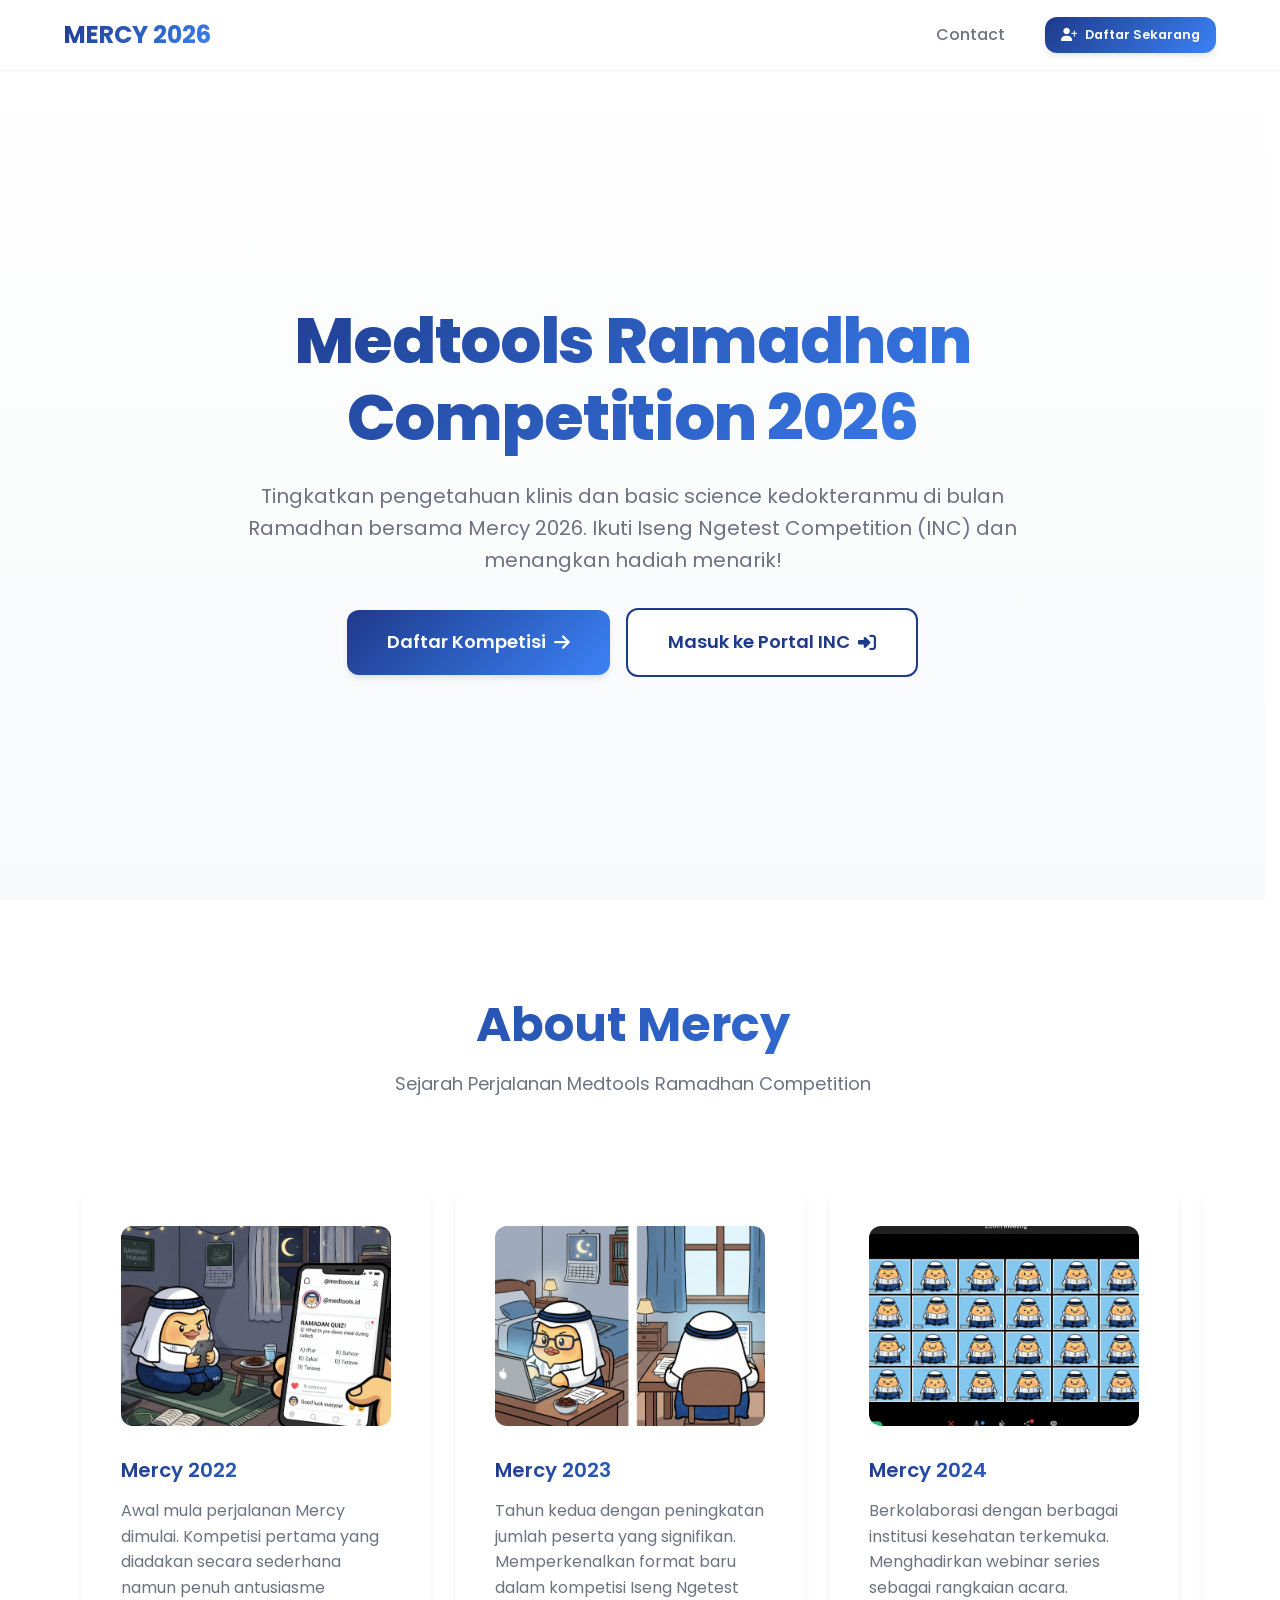
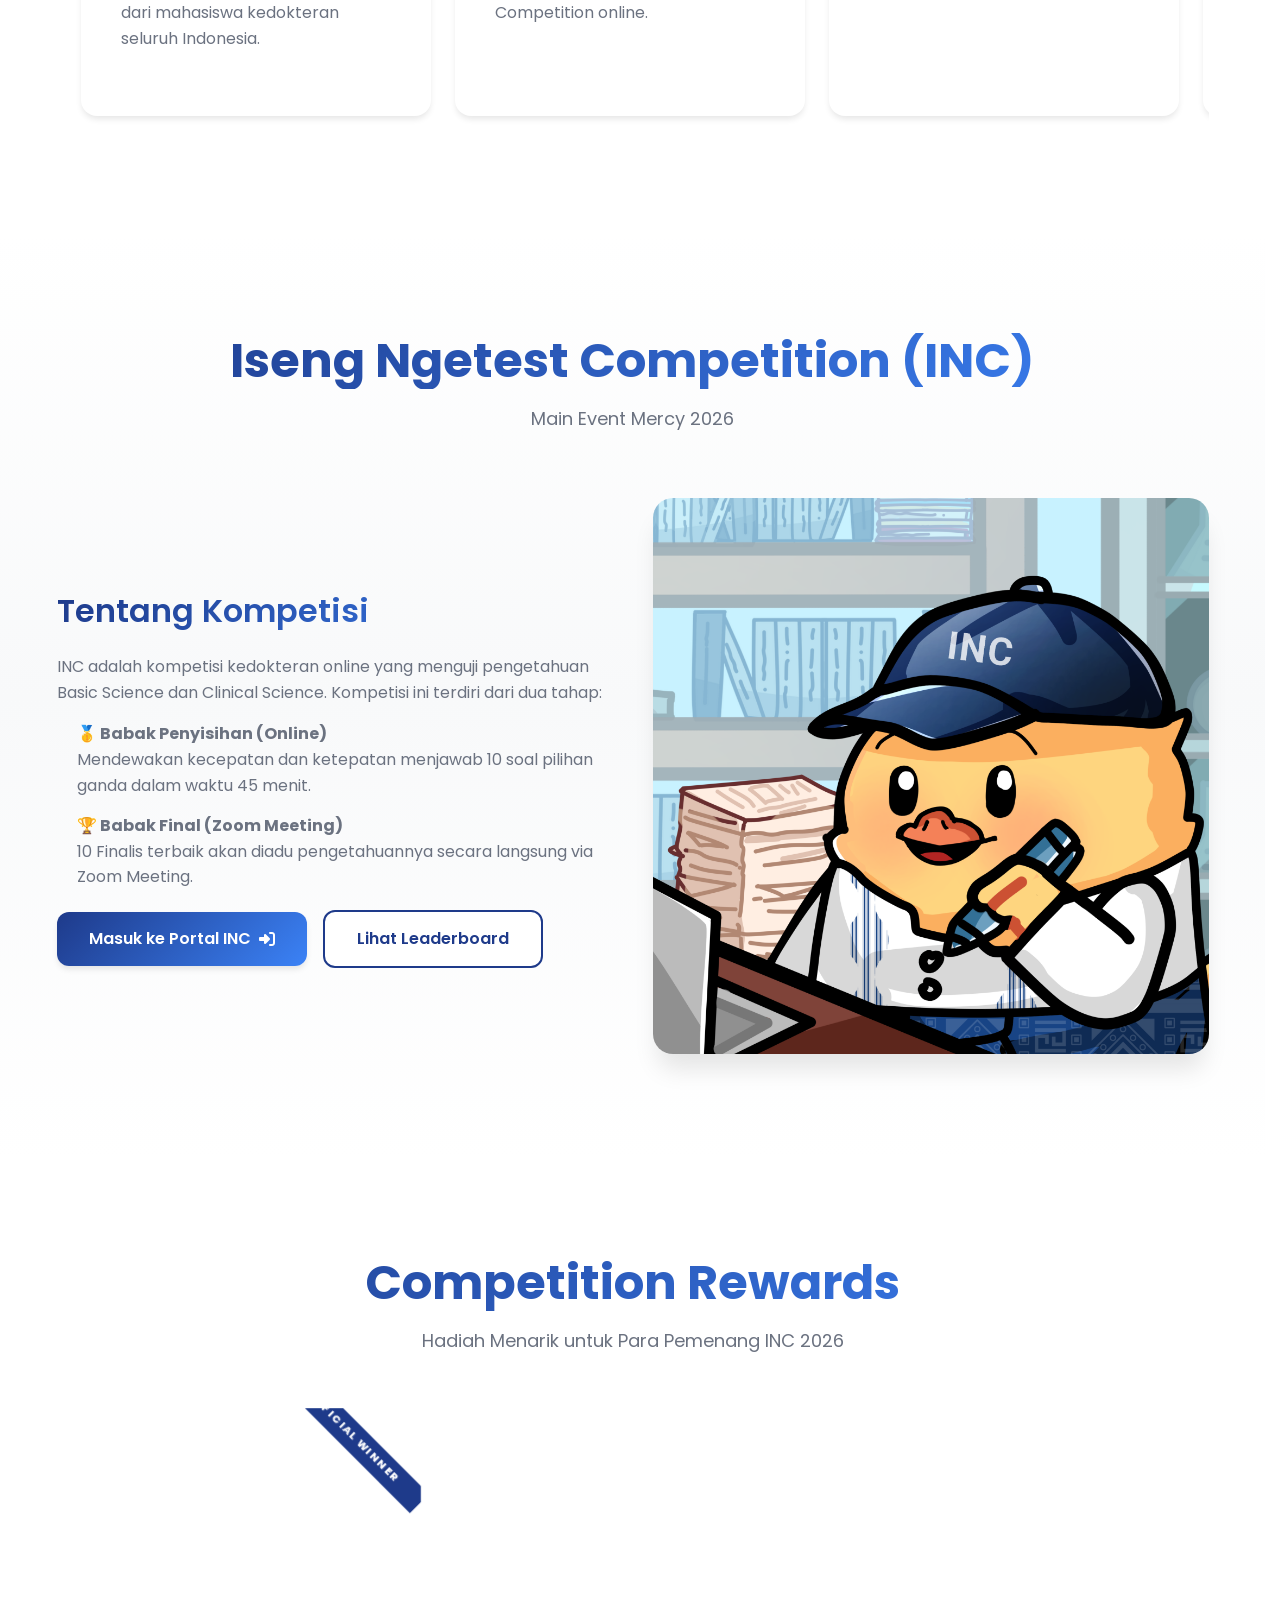
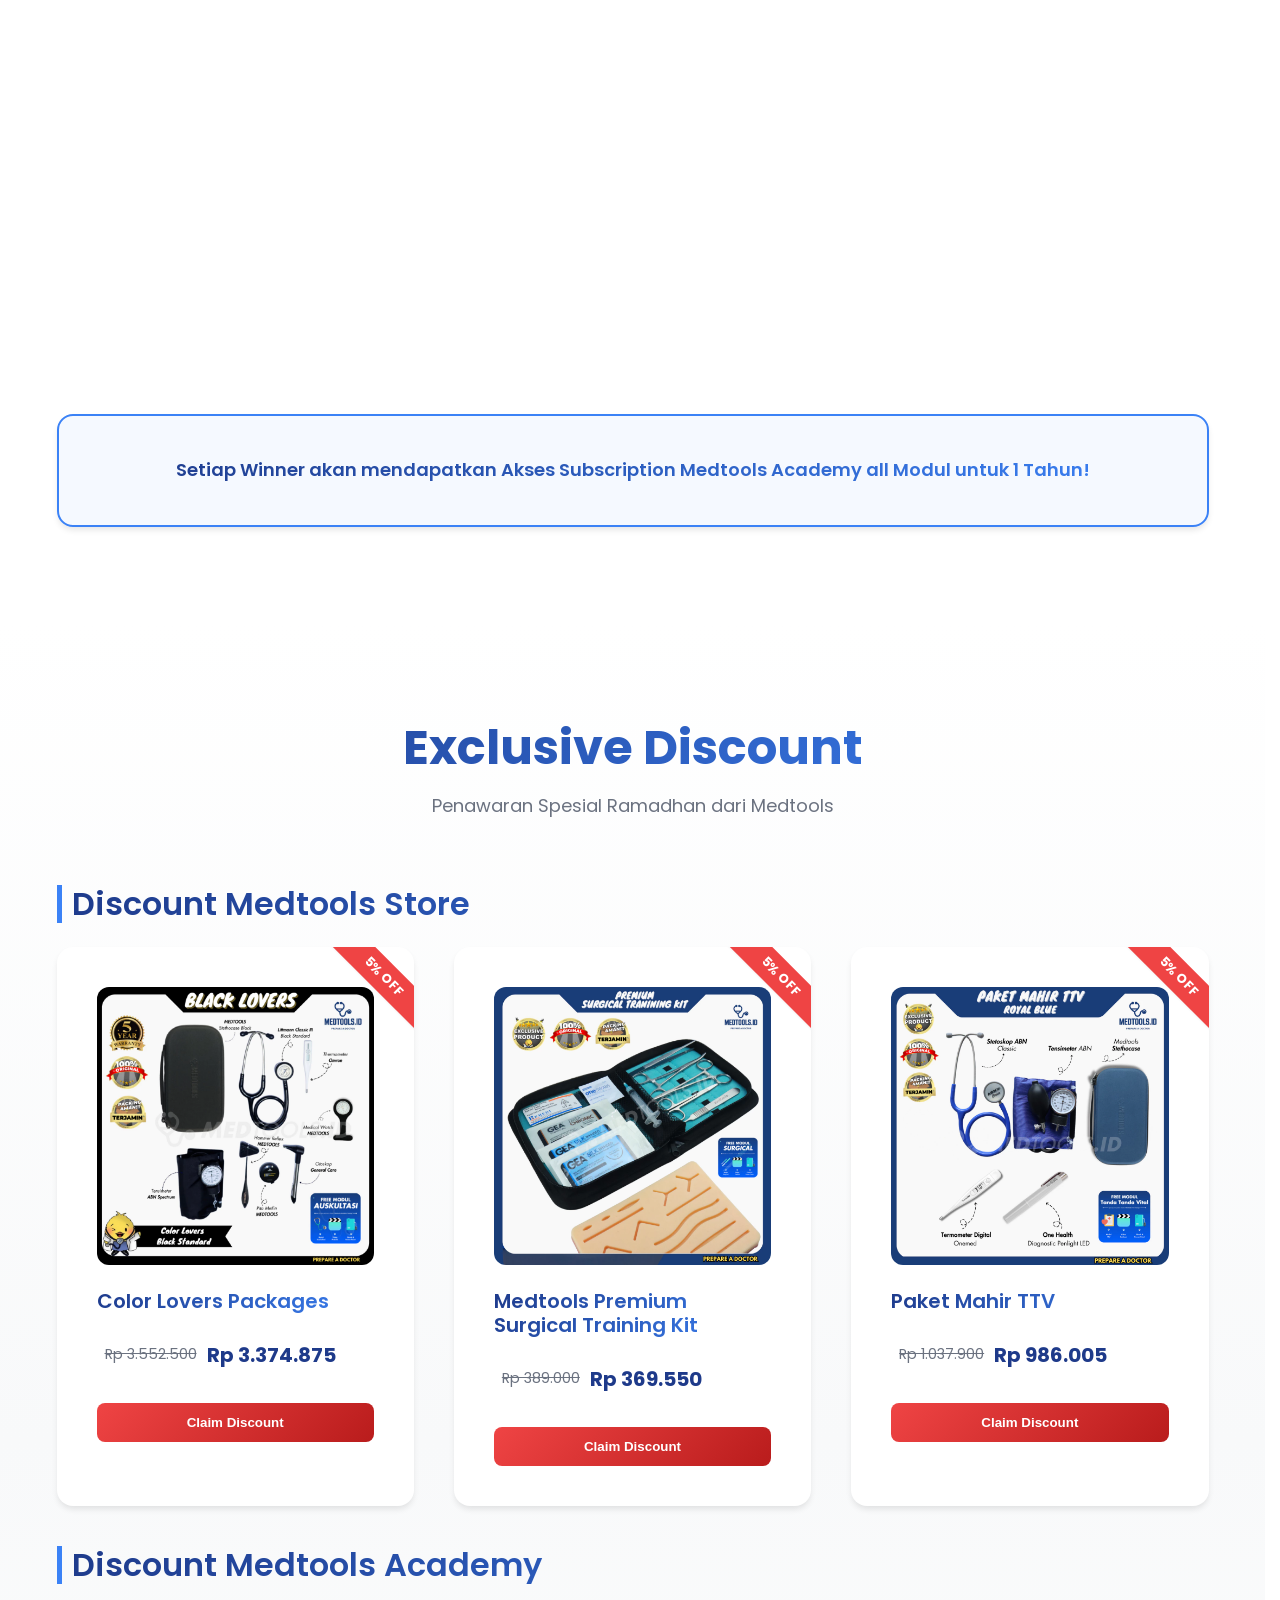
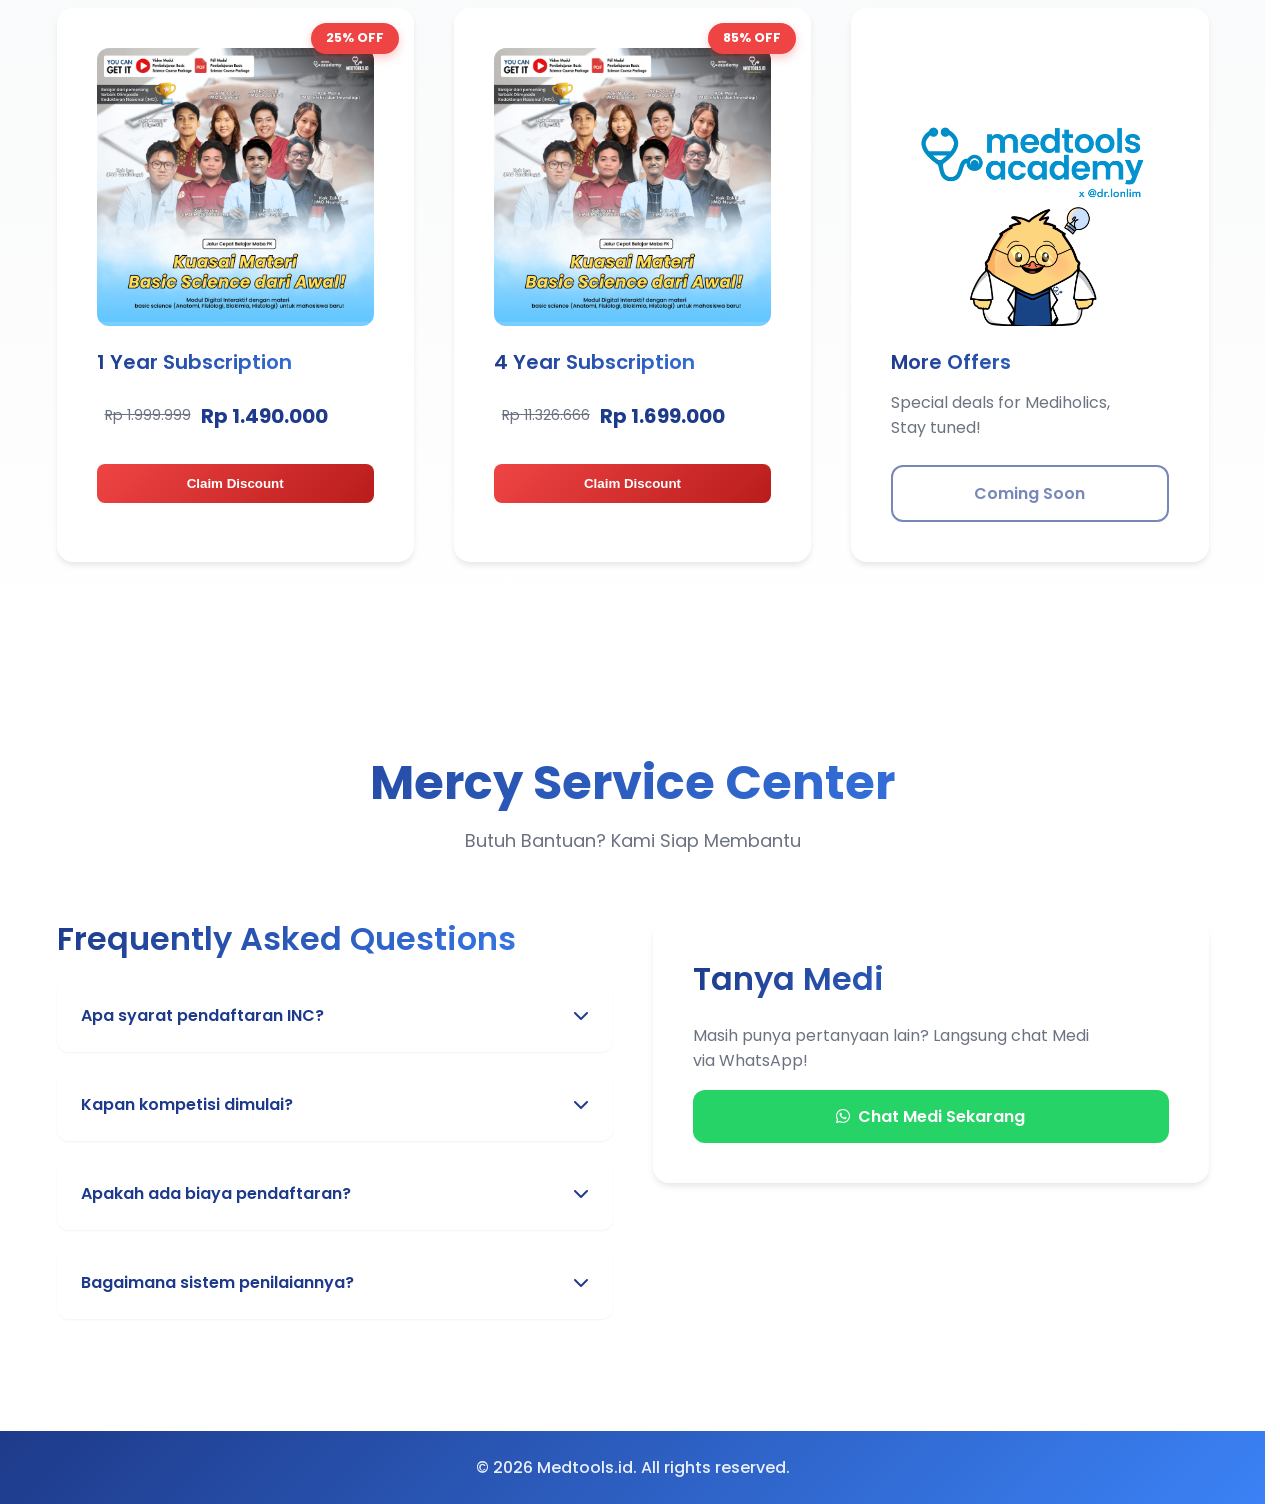
<file: index.html>
<!DOCTYPE html>
<html lang="id">

<head>
    <meta charset="UTF-8">
    <meta name="viewport" content="width=device-width, initial-scale=1.0">
    <title>Mercy 2026 - Medtools Ramadhan Kompetisi</title>
    <link rel="stylesheet" href="css/styles.css">

    <!-- Preconnect and Preload Fonts for zero CLS -->
    <link rel="preconnect" href="https://fonts.googleapis.com">
    <link rel="preconnect" href="https://fonts.gstatic.com" crossorigin>
    <link rel="preload"
        href="https://fonts.googleapis.com/css2?family=Poppins:wght@300;400;500;600;700;800&display=swap" as="style">
    <link rel="stylesheet"
        href="https://fonts.googleapis.com/css2?family=Poppins:wght@300;400;500;600;700;800&display=swap">

    <link rel="stylesheet" href="https://cdnjs.cloudflare.com/ajax/libs/font-awesome/6.4.0/css/all.min.css">

    <!-- Favicon -->
    <link rel="icon" type="image/png" href="favico.png">

    <!-- Open Graph / Facebook -->
    <meta property="og:type" content="website">
    <meta property="og:url" content="https://mercy.medtools.id/">
    <meta property="og:title" content="Medtools Ramadhan Competition 2026">
    <meta property="og:description"
        content="Tingkatkan pengetahuan klinis dan basic science kedokteranmu di bulan Ramadhan bersama Mercy 2026. Ikuti Iseng Ngetest Competition (INC) dan menangkan hadiah menarik!">
    <meta property="og:image" content="https://mercy.medtools.id/assets/images/og-home.png">

    <!-- Twitter -->
    <meta property="twitter:card" content="summary_large_image">
    <meta property="twitter:url" content="https://mercy.medtools.id/">
    <meta property="twitter:title" content="Medtools Ramadhan Competition 2026">
    <meta property="twitter:description"
        content="Tingkatkan pengetahuan klinis dan basic science kedokteranmu di bulan Ramadhan bersama Mercy 2026. Ikuti Iseng Ngetest Competition (INC) dan menangkan hadiah menarik!">
    <meta property="twitter:image" content="https://mercy.medtools.id/assets/images/og-home.png">

<body>
    <!-- Navigation -->
    <nav class="navbar">
        <div class="container">
            <a href="#" class="navbar-logo">MERCY 2026</a>
            <button class="navbar-toggle" id="navbarToggle">
                <i class="fas fa-bars"></i>
            </button>
            <ul class="navbar-menu" id="navbarMenu">
                <li><a href="#service" class="navbar-link">Contact</a></li>
                <li><a href="registration" class="btn btn-primary btn-sm btn-mobile-icon-only">
                        <i class="fas fa-user-plus"></i> <span class="btn-text">Daftar Sekarang</span>
                    </a></li>
            </ul>
        </div>
    </nav>

    <!-- Hero Section -->
    <section id="hero" class="hero">
        <div class="container hero-content">
            <h1 class="hero-title">Medtools Ramadhan Competition 2026</h1>
            <p class="hero-subtitle" style="text-align: center; max-width: 800px; margin: 0 auto 2rem;">Tingkatkan
                pengetahuan klinis dan basic science
                kedokteranmu di bulan Ramadhan bersama Mercy 2026. Ikuti Iseng Ngetest Competition (INC) dan menangkan
                hadiah&nbsp;menarik!</p>
            <div class="hero-cta btn-group">
                <a href="registration" class="btn btn-primary btn-lg">Daftar Kompetisi <i
                        class="fas fa-arrow-right"></i></a>
                <a href="quiz" class="btn btn-secondary btn-lg">Masuk ke Portal INC <i
                        class="fas fa-sign-in-alt"></i></a>
            </div>
        </div>
    </section>

    <!-- About Mercy Section -->
    <section id="about" class="section">
        <div class="container">
            <div class="section-header">
                <h2 class="section-title">About Mercy</h2>
                <div class="section-subtitle">Sejarah Perjalanan Medtools Ramadhan Competition</div>
            </div>

            <div class="swiper-container">
                <div class="swiper-content">
                    <!-- Original Cards -->
                    <div class="card swiper-card">
                        <img src="about-mercy/2022.png" alt="Mercy 2022" class="card-image" width="300" height="200"
                            loading="lazy">
                        <h3 class="card-title">Mercy 2022</h3>
                        <p class="card-text">Awal mula perjalanan Mercy dimulai. Kompetisi pertama yang diadakan secara
                            sederhana namun penuh antusiasme dari mahasiswa kedokteran seluruh Indonesia.</p>
                    </div>
                    <div class="card swiper-card">
                        <img src="about-mercy/2023.png" alt="Mercy 2023" class="card-image" width="300" height="200"
                            loading="lazy">
                        <h3 class="card-title">Mercy 2023</h3>
                        <p class="card-text">Tahun kedua dengan peningkatan jumlah peserta yang signifikan.
                            Memperkenalkan format baru dalam kompetisi Iseng Ngetest Competition online.</p>
                    </div>
                    <div class="card swiper-card">
                        <img src="about-mercy/2024.png" alt="Mercy 2024" class="card-image" width="300" height="200"
                            loading="lazy">
                        <h3 class="card-title">Mercy 2024</h3>
                        <p class="card-text">Berkolaborasi dengan berbagai institusi kesehatan terkemuka. Menghadirkan
                            webinar series sebagai rangkaian acara.</p>
                    </div>
                    <div class="card swiper-card">
                        <img src="about-mercy/2025.png" alt="Mercy 2025" class="card-image" width="300" height="200"
                            loading="lazy">
                        <h3 class="card-title">Mercy 2025</h3>
                        <p class="card-text">Pencapaian terbesar dengan 1000+ peserta. Finalis berkompetisi langsung via
                            Zoom dengan juri ahli.</p>
                    </div>
                    <div class="card swiper-card">
                        <img src="about-mercy/2026.png" alt="Mercy 2026" class="card-image" width="300" height="200"
                            loading="lazy">
                        <h3 class="card-title">Mercy 2026</h3>
                        <p class="card-text">MERCY kembali hadir di tahun 2026 dengan semangat baru dan kompetisi yang
                            lebih menantang bagi para calon dokter masa depan.</p>
                    </div>
                </div>
            </div>
        </div>
    </section>

    <!-- INC Competition Info -->
    <section id="competition" class="section">
        <div class="container">
            <div class="section-header">
                <h2 class="section-title">Iseng Ngetest Competition&nbsp;(INC)</h2>
                <div class="section-subtitle">Main Event Mercy&nbsp;2026</div>
            </div>
            <div class="grid grid-2" style="align-items: center;">
                <div>
                    <h3>Tentang Kompetisi</h3>
                    <p style="text-align: left;">INC adalah kompetisi kedokteran online yang menguji pengetahuan Basic
                        Science dan Clinical
                        Science. Kompetisi ini terdiri dari dua&nbsp;tahap:</p>
                    <ul style="margin-left: 20px; list-style-type: none; margin-bottom: 20px;">
                        <li style="margin-bottom: 15px;">
                            <strong>🥇 Babak Penyisihan (Online)</strong><br>
                            Mendewakan kecepatan dan ketepatan menjawab 10 soal pilihan ganda dalam waktu 45&nbsp;menit.
                        </li>
                        <li>
                            <strong>🏆 Babak Final (Zoom Meeting)</strong><br>
                            10 Finalis terbaik akan diadu pengetahuannya secara langsung via Zoom&nbsp;Meeting.
                        </li>
                    </ul>
                    <div class="btn-group" style="justify-content: flex-start;">
                        <a href="quiz" class="btn btn-primary">Masuk ke Portal INC <i
                                class="fas fa-sign-in-alt"></i></a>
                        <a href="leaderboard" class="btn btn-secondary">Lihat Leaderboard</a>
                    </div>
                </div>
                <div style="text-align: center;">
                    <img src="poster-inc.png" alt="INC Logo" width="600" height="600"
                        style="max-width: 100%; height: auto; border-radius: 20px; box-shadow: var(--shadow-xl);"
                        loading="lazy">
                </div>
            </div>
        </div>
    </section>

    <!-- Competition Rewards Section -->
    <section id="rewards" class="section">
        <div class="container">
            <div class="section-header">
                <h2 class="section-title">Competition Rewards</h2>
                <div class="section-subtitle">Hadiah Menarik untuk Para Pemenang INC 2026</div>
            </div>
            <div class="grid grid-3">
                <!-- Shape 1 -->
                <div class="card reward-card winner-1">
                    <img src="reward-mercy/1st-winner.png" alt="1st Winner" class="card-image" width="300" height="250"
                        loading="lazy">
                    <h3 class="card-title">1st Winner</h3>
                    <div class="card-text">
                        <strong>Paket ABN :</strong>
                        <ul>
                            <li>ABN Classic Stethoscope</li>
                            <li>ABN Spectrum Aneroid</li>
                        </ul>
                    </div>
                </div>
                <!-- Shape 2 -->
                <div class="card reward-card winner-2">
                    <img src="reward-mercy/2nd-winner.png" alt="2nd Winner" class="card-image" width="300" height="250"
                        loading="lazy">
                    <h3 class="card-title">2nd Winner</h3>
                    <div class="card-text">
                        <ul>
                            <li><i class="fas fa-gift"
                                    style="color: var(--color-blue-saturated); margin-right: 8px;"></i>Medtools
                                Stethocase</li>
                        </ul>
                    </div>
                </div>
                <!-- Shape 3 -->
                <div class="card reward-card winner-3">
                    <img src="reward-mercy/3rd-winner.png" alt="3rd Winner" class="card-image" width="300" height="250"
                        loading="lazy">
                    <h3 class="card-title">3rd Winner</h3>
                    <div class="card-text">
                        <strong>Medi Special Packages</strong>
                        <ul>
                            <li>Medi Notebook Specialis</li>
                            <li>Medi Keychain Specilalis</li>
                            <li>Medi Bookmark Specialis</li>
                        </ul>
                    </div>
                </div>
            </div>
            <!-- Shape 4 -->
            <div class="card reward-info">
                <p class="reward-info-text">
                    Setiap Winner akan mendapatkan Akses Subscription Medtools Academy all Modul untuk 1 Tahun!
                </p>
            </div>
        </div>
    </section>

    <!-- Exclusive Discount -->
    <section id="discount" class="section">
        <div class="container">
            <div class="section-header">
                <h2 class="section-title">Exclusive Discount</h2>
                <div class="section-subtitle">Penawaran Spesial Ramadhan dari&nbsp;Medtools</div>
            </div>
            <div class="discount-category mb-4">
                <h3 class="category-title mb-3"
                    style="text-align: left; padding-left: 10px; border-left: 5px solid var(--color-blue-saturated);">
                    Discount Medtools Store</h3>
                <div class="grid grid-3">
                    <div class="card discount-card">
                        <div class="discount-tag">5% OFF</div>
                        <img src="exclusive-discount/medtools-store/color-lovers-packages.webp" alt="Color Lovers"
                            class="card-image" width="300" height="300" loading="lazy">
                        <h4 class="card-title">Color Lovers Packages</h4>
                        <div class="price-container">
                            <span class="card-price-old">Rp 3.552.500</span>
                            <span class="card-price">Rp 3.374.875</span>
                        </div>
                        <button class="claim-discount-btn" data-product="Color Lovers Packages" data-discount="5"
                            data-type="store">Claim Discount</button>
                    </div>
                    <div class="card discount-card">
                        <div class="discount-tag">5% OFF</div>
                        <img src="exclusive-discount/medtools-store/medtools-premium-surgical-training-kit.webp"
                            alt="Surgical Kit" class="card-image" width="300" height="300" loading="lazy">
                        <h4 class="card-title">Medtools Premium Surgical Training Kit</h4>
                        <div class="price-container">
                            <span class="card-price-old">Rp 389.000</span>
                            <span class="card-price">Rp 369.550</span>
                        </div>
                        <button class="claim-discount-btn" data-product="Medtools Premium Surgical Training Kit"
                            data-discount="5" data-type="store">Claim Discount</button>
                    </div>
                    <div class="card discount-card">
                        <div class="discount-tag">5% OFF</div>
                        <img src="exclusive-discount/medtools-store/paket-mahir-ttv.webp" alt="Paket TTV"
                            class="card-image" width="300" height="300" loading="lazy">
                        <h4 class="card-title">Paket Mahir TTV</h4>
                        <div class="price-container">
                            <span class="card-price-old">Rp 1.037.900</span>
                            <span class="card-price">Rp 986.005</span>
                        </div>
                        <button class="claim-discount-btn" data-product="Paket Mahir TTV" data-discount="5"
                            data-type="store">Claim Discount</button>
                    </div>
                </div>
            </div>

            <div class="discount-category">
                <h3 class="category-title mb-3"
                    style="text-align: left; padding-left: 10px; border-left: 5px solid var(--color-blue-saturated);">
                    Discount Medtools Academy</h3>
                <div class="grid grid-3">
                    <!-- 1 Year -->
                    <div class="card discount-card">
                        <div class="discount-tag oval">25% OFF</div>
                        <img src="exclusive-discount/medtools-academy/subscription.png" alt="Subscription"
                            class="card-image" width="300" height="300" loading="lazy">
                        <h4 class="card-title">1 Year Subscription</h4>
                        <div class="price-container">
                            <span class="card-price-old">Rp 1.999.999</span>
                            <span class="card-price">Rp 1.490.000</span>
                        </div>
                        <button class="claim-discount-btn" data-product="1 Year Subscription" data-discount="25"
                            data-type="academy">Claim Discount</button>
                    </div>
                    <!-- 4 Year -->
                    <div class="card discount-card">
                        <div class="discount-tag oval">85% OFF</div>
                        <img src="exclusive-discount/medtools-academy/subscription.png" alt="Subscription"
                            class="card-image" width="300" height="300" loading="lazy">
                        <h4 class="card-title">4 Year Subscription</h4>
                        <div class="price-container">
                            <span class="card-price-old">Rp 11.326.666</span>
                            <span class="card-price">Rp 1.699.000</span>
                        </div>
                        <button class="claim-discount-btn" data-product="4 Year Subscription" data-discount="85"
                            data-type="academy">Claim Discount</button>
                    </div>
                    <!-- Placeholder 3 -->
                    <div class="card discount-card">
                        <img src="exclusive-discount/medtools-academy/coming-soon.png" alt="Coming Soon"
                            class="card-image" width="300" height="300" loading="lazy">
                        <h4 class="card-title">More Offers</h4>
                        <p class="card-text">Special deals for Mediholics, Stay tuned!</p>
                        <button class="btn btn-secondary" style="width: 100%; opacity: 0.6; cursor: not-allowed;"
                            disabled>Coming Soon</button>
                    </div>
                </div>
            </div>
        </div>
    </section>

    <!-- Service Center -->
    <section id="service" class="section">
        <div class="container">
            <div class="section-header">
                <h2 class="section-title">Mercy Service Center</h2>
                <div class="section-subtitle">Butuh Bantuan? Kami Siap&nbsp;Membantu</div>
            </div>

            <div class="grid grid-2">
                <!-- FAQ Accordion -->
                <div class="accordion">
                    <h3 style="margin-bottom: 20px;">Frequently Asked Questions</h3>

                    <div class="accordion-item">
                        <button class="accordion-header">
                            Apa syarat pendaftaran INC?
                            <i class="fas fa-chevron-down accordion-icon"></i>
                        </button>
                        <div class="accordion-content">
                            <div class="accordion-body">
                                Syarat pendaftaran terbuka untuk seluruh mahasiswa kedokteran pre-klinik maupun klinik
                                (koas) di seluruh Indonesia. Cukup mendaftar melalui form yang tersedia.
                            </div>
                        </div>
                    </div>

                    <div class="accordion-item">
                        <button class="accordion-header">
                            Kapan kompetisi dimulai?
                            <i class="fas fa-chevron-down accordion-icon"></i>
                        </button>
                        <div class="accordion-content">
                            <div class="accordion-body">
                                INC Babak Penyisihan akan dilaksanakan pada tanggal 7 Maret - 13 Maret 2026. Pastikan
                                kamu sudah mendaftar sebelum H-1 acara. dan Babak Final akan dimulai pada 14 Maret 2026.
                                Finalis akan dihubungi tim Medtools.
                            </div>
                        </div>
                    </div>

                    <div class="accordion-item">
                        <button class="accordion-header">
                            Apakah ada biaya pendaftaran?
                            <i class="fas fa-chevron-down accordion-icon"></i>
                        </button>
                        <div class="accordion-content">
                            <div class="accordion-body">
                                Tidak ada! Iseng Ngetest Competition (INC) Mercy 2026 sepenuhnya GRATIS.
                            </div>
                        </div>
                    </div>

                    <div class="accordion-item">
                        <button class="accordion-header">
                            Bagaimana sistem penilaiannya?
                            <i class="fas fa-chevron-down accordion-icon"></i>
                        </button>
                        <div class="accordion-content">
                            <div class="accordion-body">
                                Penilaian berdasarkan jumlah jawaban benar. Jika ada nilai yang sama, peserta dengan
                                waktu pengerjaan lebih cepat yang akan berada di peringkat lebih tinggi.
                            </div>
                        </div>
                    </div>
                </div>

                <!-- WA Popup Generator -->
                <div class="card" style="align-self: start;">
                    <h3>Tanya Medi</h3>
                    <p>Masih punya pertanyaan lain? Langsung chat Medi via WhatsApp!</p>

                    <button id="openWaPopup" class="btn btn-whatsapp" style="width: 100%;">
                        <i class="fab fa-whatsapp"></i> Chat Medi Sekarang
                    </button>
                </div>
            </div>
        </div>
    </section>

    <!-- Footer -->
    <footer class="footer">
        <div class="container">
            <div class="footer-bottom">
                &copy; 2026 Medtools.id. All rights reserved.
            </div>
        </div>
    </footer>

    <!-- WhatsApp Popup Modal -->
    <div class="modal" id="waModal">
        <div class="modal-content">
            <div class="modal-header">
                <h3 class="modal-title">Tanya Medi</h3>
                <button class="modal-close" id="closeWaModal">&times;</button>
            </div>
            <form id="waForm">
                <div class="form-group">
                    <label class="form-label">Nama Kamu</label>
                    <input type="text" id="waName" class="form-input" placeholder="Nama Lengkap" required>
                </div>
                <div class="form-group">
                    <label class="form-label">Pertanyaan</label>
                    <textarea id="waMessage" class="form-textarea" placeholder="Tulis pertanyaanmu di sini..."
                        required></textarea>
                </div>
                <button type="submit" class="btn btn-whatsapp" style="width: 100%;">
                    <i class="fab fa-whatsapp"></i> Kirim ke WhatsApp
                </button>
            </form>
        </div>
    </div>

    <!-- Discount Claim Modal -->
    <div class="modal" id="discountModal">
        <div class="modal-content">
            <div class="modal-header">
                <h3 class="modal-title">Claim Discount</h3>
                <button class="modal-close" id="closeDiscountModal">&times;</button>
            </div>
            <p id="discountInfoText" style="margin-bottom: 20px; font-weight: 500; color: var(--color-navy);"></p>
            <form id="discountForm">
                <input type="hidden" id="selectedProduct">
                <input type="hidden" id="selectedDiscount">
                <input type="hidden" id="selectedType">
                <div class="form-group">
                    <label class="form-label">Nama Kamu</label>
                    <input type="text" id="claimName" class="form-input" placeholder="Tulis nama kamu disini" required>
                </div>
                <button type="submit" class="btn btn-whatsapp" style="width: 100%;">
                    <i class="fab fa-whatsapp"></i> Kirim Pesan
                </button>
            </form>
        </div>
    </div>

    <script src="js/main.js"></script>
    <script src="js/discounts.js"></script>
</body>

</html>
</file>
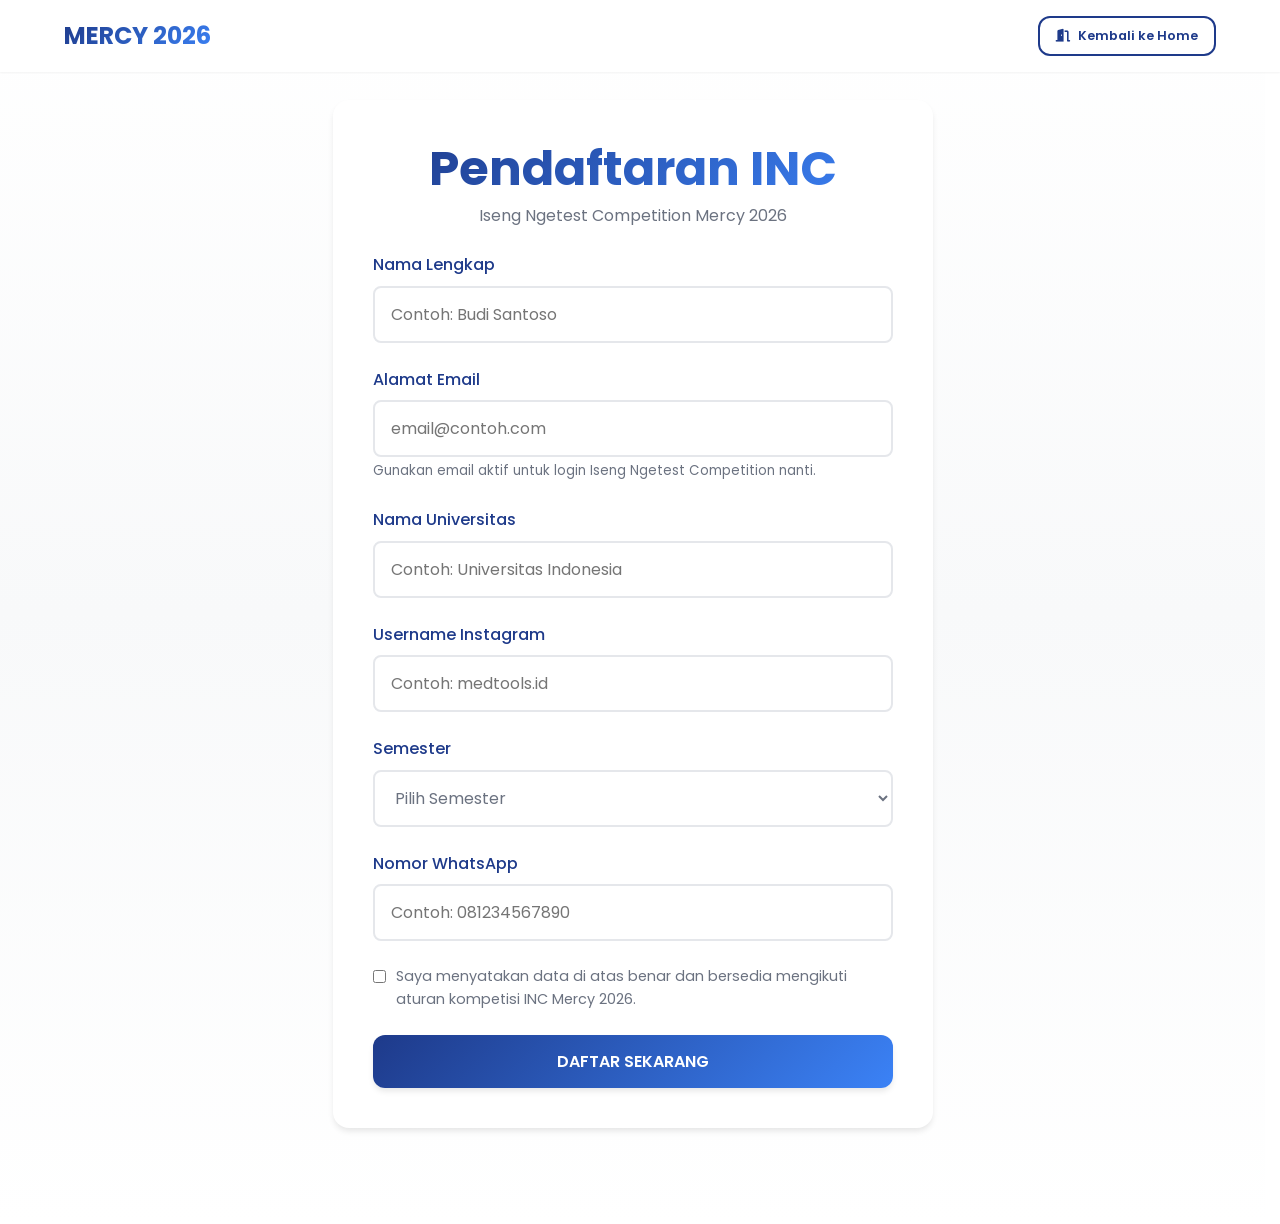
<file: registration.html>
<!DOCTYPE html>
<html lang="id">

<head>
    <meta charset="UTF-8">
    <meta name="viewport" content="width=device-width, initial-scale=1.0">
    <title>Pendaftaran INC - Mercy 2026</title>
    <link rel="stylesheet" href="css/styles.css">

    <!-- Preconnect and Preload Fonts for zero CLS -->
    <link rel="preconnect" href="https://fonts.googleapis.com">
    <link rel="preconnect" href="https://fonts.gstatic.com" crossorigin>
    <link rel="preload"
        href="https://fonts.googleapis.com/css2?family=Poppins:wght@300;400;500;600;700;800&display=swap" as="style">
    <link rel="stylesheet"
        href="https://fonts.googleapis.com/css2?family=Poppins:wght@300;400;500;600;700;800&display=swap">

    <link rel="stylesheet" href="https://cdnjs.cloudflare.com/ajax/libs/font-awesome/6.4.0/css/all.min.css">

    <!-- Favicon -->
    <link rel="icon" type="image/png" href="favico.png">

    <!-- Open Graph / Facebook -->
    <meta property="og:type" content="website">
    <meta property="og:url" content="https://mercy.medtools.id/registration">
    <meta property="og:title" content="Pendaftaran INC - Mercy 2026">
    <meta property="og:description"
        content="Daftar Iseng Ngetest Competition (INC) sekarang! GRATIS! Uji pengetahuan klinis dan menangkan hadiah menarik.">
    <meta property="og:image" content="https://mercy.medtools.id/assets/images/og-registration.png">

    <!-- Twitter -->
    <meta property="twitter:card" content="summary_large_image">
    <meta property="twitter:url" content="https://mercy.medtools.id/registration">
    <meta property="twitter:title" content="Pendaftaran INC - Mercy 2026">
    <meta property="twitter:description"
        content="Daftar Iseng Ngetest Competition (INC) sekarang! GRATIS! Uji pengetahuan klinis dan menangkan hadiah menarik.">
    <meta property="twitter:image" content="https://mercy.medtools.id/assets/images/og-registration.png">

<body>
    <!-- Navbar (Simplified) -->
    <nav class="navbar">
        <div class="container">
            <a href="/" class="navbar-logo">MERCY 2026</a>
            <a href="/" class="btn btn-secondary btn-sm btn-mobile-icon-only">
                <i class="fas fa-door-open"></i> <span class="btn-text">Kembali ke Home</span>
            </a>
        </div>
    </nav>

    <!-- Registration Section -->
    <section class="section" style="padding-top: 100px; min-height: 100vh; display: flex; align-items: center;">
        <div class="container">
            <div class="card" style="max-width: 600px; margin: 0 auto;">
                <h2 class="text-center" style="margin-bottom: 5px;">Pendaftaran INC</h2>
                <p class="text-center mb-3">Iseng Ngetest Competition Mercy 2026</p>

                <div id="registrationState">
                    <form id="registrationForm">
                        <div class="form-group">
                            <label for="regName" class="form-label">Nama Lengkap</label>
                            <input type="text" id="regName" name="nama" class="form-input"
                                placeholder="Contoh: Budi Santoso" required>
                        </div>

                        <div class="form-group">
                            <label for="regEmail" class="form-label">Alamat Email</label>
                            <input type="email" id="regEmail" name="email" class="form-input"
                                placeholder="email@contoh.com" required>
                            <small style="color: var(--color-gray-dark);">Gunakan email aktif untuk login Iseng Ngetest
                                Competition nanti.</small>
                        </div>

                        <div class="form-group">
                            <label for="regInst" class="form-label">Nama Universitas</label>
                            <input type="text" id="regInst" name="institusi" class="form-input"
                                placeholder="Contoh: Universitas Indonesia" required>
                        </div>

                        <div class="form-group">
                            <label for="regIg" class="form-label">Username Instagram</label>
                            <input type="text" id="regIg" name="instagram" class="form-input"
                                placeholder="Contoh: medtools.id" required>
                        </div>

                        <div class="form-group">
                            <label for="regSemester" class="form-label">Semester</label>
                            <select id="regSemester" name="semester" class="form-select" required>
                                <option value="" disabled selected>Pilih Semester</option>
                                <option value="Maba">Maba</option>
                                <option value="Semester 2">Semester 2</option>
                                <option value="Semester 3">Semester 3</option>
                                <option value="Semester 4">Semester 4</option>
                                <option value="Semester 5">Semester 5</option>
                                <option value="Semester 6">Semester 6</option>
                                <option value="Semester 7">Semester 7</option>
                                <option value="Semester 8">Semester 8</option>
                                <option value="Non FK">Non FK</option>
                            </select>
                        </div>

                        <div class="form-group">
                            <label for="regWa" class="form-label">Nomor WhatsApp</label>
                            <input type="tel" id="regWa" name="whatsapp" class="form-input"
                                placeholder="Contoh: 081234567890" required pattern="[0-9]+"
                                title="Hanya angka yang diperbolehkan" inputmode="numeric">
                        </div>

                        <div class="form-group" style="display: flex; align-items: flex-start; gap: 10px;">
                            <input type="checkbox" id="regCheck" required style="margin-top: 5px;">
                            <label for="regCheck" style="font-size: 0.9rem; color: var(--color-gray-dark);">
                                Saya menyatakan data di atas benar dan bersedia mengikuti aturan kompetisi INC Mercy
                                2026.
                            </label>
                        </div>

                        <div id="formMessage" class="mb-2"></div>

                        <button type="submit" id="btnSubmit" class="btn btn-primary" style="width: 100%;">
                            DAFTAR SEKARANG
                        </button>
                    </form>
                </div>

                <!-- Success State (Hidden by default) -->
                <div id="successState" class="hidden text-center">
                    <div style="font-size: 4rem; color: #10B981; margin-bottom: 20px;">
                        <i class="fas fa-check-circle"></i>
                    </div>
                    <h3>Pendaftaran Berhasil!</h3>
                    <p class="mb-3">Terima kasih sudah mendaftar INC Mercy 2026. Email konfirmasi telah dikirim ke inbox
                        kamu.</p>

                    <div
                        style="background: var(--color-gray-light); padding: 20px; border-radius: 10px; margin-bottom: 20px;">
                        <h4 style="font-size: 1.1rem; margin-bottom: 10px;">Langkah Selanjutnya:</h4>
                        <p>Wajib bergabung ke grup WhatsApp peserta untuk informasi teknis, jadwal, dan link kompetisi.
                        </p>
                    </div>

                    <a href="https://chat.whatsapp.com/F4yp7SWVeoeEFv3UDYAtty" target="_blank"
                        class="btn btn-whatsapp btn-lg" style="width: 100%; margin-bottom: 10px;">
                        <i class="fab fa-whatsapp"></i> Join Grup Mercy 2026
                    </a>
                    <a href="/" class="btn btn-secondary" style="width: 100%;">Kembali ke Home</a>
                </div>
            </div>
        </div>
    </section>

    <script src="js/registration.js"></script>
</body>

</html>
</file>
<file: css/styles.css>
/* ============================================
   MERCY 2026 - MAIN STYLESHEET
   Design: Clean, Minimalist, Elegant
   Font: Poppins
   Colors: Navy Blue Gradient, White, Subtle Gray
   ============================================ */

/* Font loading handled in HTML for better performance and display control */
@import url('https://fonts.googleapis.com/css2?family=Poppins:wght@300;400;500;600;700;800&display=swap');

/* ============================================
   CSS VARIABLES
   ============================================ */
:root {
  /* Colors */
  --color-white: #FFFFFF;
  --color-gray-light: #F8F9FA;
  --color-gray-medium: #E5E7EB;
  --color-gray-dark: #6B7280;

  --color-navy: #1E3A8A;
  --color-blue-saturated: #3B82F6;
  --color-blue-light: #60A5FA;
  --color-blue-sky: #0EA5E9;

  /* Typography */
  --font-primary: 'Poppins', -apple-system, BlinkMacSystemFont, 'Segoe UI', sans-serif;

  /* Spacing */
  --spacing-xs: 0.5rem;
  --spacing-sm: 1rem;
  --spacing-md: 1.5rem;
  --spacing-lg: 2.5rem;
  --spacing-xl: 4rem;
  --spacing-2xl: 6rem;

  /* Border Radius */
  --radius-sm: 0.375rem;
  --radius-md: 0.5rem;
  --radius-lg: 0.75rem;
  --radius-xl: 1rem;

  /* Shadows */
  --shadow-sm: 0 1px 2px 0 rgba(0, 0, 0, 0.05);
  --shadow-md: 0 4px 6px -1px rgba(0, 0, 0, 0.1);
  --shadow-lg: 0 10px 15px -3px rgba(0, 0, 0, 0.1);
  --shadow-xl: 0 20px 25px -5px rgba(0, 0, 0, 0.1);

  /* Transitions */
  --transition-fast: 150ms ease-in-out;
  --transition-base: 250ms ease-in-out;
  --transition-slow: 350ms ease-in-out;
}

/* ============================================
   RESET & BASE STYLES
   ============================================ */
* {
  margin: 0;
  padding: 0;
  box-sizing: border-box;
}

html {
  scroll-behavior: smooth;
  font-size: 16px;
  overflow-x: hidden;
  /* Prevent scrollbar jumps */
  scrollbar-gutter: stable;
}

body {
  font-family: var(--font-primary);
  font-size: 1rem;
  line-height: 1.6;
  color: var(--color-gray-dark);
  background-color: var(--color-white);
  -webkit-font-smoothing: antialiased;
  -moz-osx-font-smoothing: grayscale;
  min-height: 100vh;
}

/* ============================================
   TYPOGRAPHY
   ============================================ */
h1,
h2,
h3,
h4,
h5,
h6 {
  font-weight: 700;
  line-height: 1.2;
  margin-bottom: var(--spacing-md);
  background: linear-gradient(135deg, var(--color-navy) 0%, var(--color-blue-saturated) 100%);
  -webkit-background-clip: text;
  -webkit-text-fill-color: transparent;
  background-clip: text;
  text-wrap: balance;
  /* Prevents single words on new lines for headings */
}

h1 {
  font-size: clamp(2.5rem, 5vw, 4rem);
  font-weight: 800;
  letter-spacing: -0.02em;
}

h2 {
  font-size: clamp(2rem, 4vw, 3rem);
  font-weight: 700;
}

h3 {
  font-size: clamp(1.5rem, 3vw, 2rem);
  font-weight: 600;
}

h4 {
  font-size: clamp(1.25rem, 2.5vw, 1.5rem);
  font-weight: 600;
}

p {
  margin-bottom: var(--spacing-sm);
  color: var(--color-gray-dark);
  text-wrap: pretty;
  /* Prevents orphans (single words on last line) */
}

a {
  color: var(--color-blue-saturated);
  text-decoration: none;
  transition: color var(--transition-base);
}

a:hover {
  color: var(--color-navy);
}

/* ============================================
   LAYOUT UTILITIES
   ============================================ */
.container {
  width: 100%;
  max-width: 1200px;
  margin: 0 auto;
  padding: 0 var(--spacing-md);
}

.section {
  padding: var(--spacing-2xl) 0;
  position: relative;
  min-height: 400px;
  /* Reserve minimum height to prevent large layout jumps */
}

.section:nth-child(even) {
  background: linear-gradient(180deg, var(--color-white) 0%, var(--color-gray-light) 50%, var(--color-white) 100%);
}

.section-header {
  text-align: center;
  margin-bottom: var(--spacing-xl);
}

.section-title {
  margin-bottom: var(--spacing-sm);
}

.section-subtitle {
  font-size: 1.125rem;
  color: var(--color-gray-dark);
  max-width: 700px;
  margin: 0 auto;
}

/* ============================================
   BUTTONS
   ============================================ */
.btn {
  display: inline-flex;
  align-items: center;
  justify-content: center;
  gap: var(--spacing-xs);
  padding: 0.875rem 2rem;
  font-family: var(--font-primary);
  font-size: 1rem;
  font-weight: 600;
  border: none;
  border-radius: var(--radius-lg);
  cursor: pointer;
  transition: all var(--transition-base);
  text-decoration: none;
  white-space: nowrap;
}

.btn-primary {
  background: linear-gradient(135deg, var(--color-navy) 0%, var(--color-blue-saturated) 100%);
  color: var(--color-white);
  box-shadow: var(--shadow-md);
}

.btn-primary:hover {
  transform: translateY(-2px);
  box-shadow: var(--shadow-lg);
  color: var(--color-white);
}

.btn-secondary {
  background: var(--color-white);
  color: var(--color-navy);
  border: 2px solid var(--color-navy);
}

.btn-secondary:hover {
  background: var(--color-navy);
  color: var(--color-white);
}

.btn-whatsapp {
  background: #25D366;
  color: var(--color-white);
}

.btn-whatsapp:hover {
  background: #20BA5A;
  transform: translateY(-2px);
  color: var(--color-white);
}

.btn-lg {
  padding: 1.125rem 2.5rem;
  font-size: 1.125rem;
}

.btn-sm {
  padding: 0.5rem 1rem;
  font-size: 0.8rem;
}

/* For responsive text hiding */
.btn-text {
  display: inline-block;
}

@media (max-width: 600px) {
  .btn-mobile-icon-only .btn-text {
    display: none;
  }

  .btn-mobile-icon-only {
    padding: 0.75rem;
    width: auto !important;
    min-width: 44px;
    height: 44px;
  }
}

/* Button Group */
.btn-group {
  display: flex;
  flex-wrap: wrap;
  gap: 1rem;
  justify-content: center;
  align-items: center;
}

@media (max-width: 768px) {
  .btn-group {
    flex-direction: column;
    width: 100%;
  }

  .btn-group .btn {
    width: 100%;
    max-width: 250px;
    margin-left: 0 !important;
  }
}

/* ============================================
   NAVIGATION
   ============================================ */
.navbar {
  position: fixed;
  top: 0;
  left: 0;
  right: 0;
  background: rgba(255, 255, 255, 0.95);
  backdrop-filter: blur(10px);
  box-shadow: var(--shadow-sm);
  z-index: 1000;
  transition: all var(--transition-base);
}

.navbar .container {
  display: flex;
  align-items: center;
  justify-content: space-between;
  padding-top: var(--spacing-sm);
  padding-bottom: var(--spacing-sm);
}

.navbar-logo {
  font-size: 1.5rem;
  font-weight: 700;
  background: linear-gradient(135deg, var(--color-navy) 0%, var(--color-blue-saturated) 100%);
  -webkit-background-clip: text;
  -webkit-text-fill-color: transparent;
  background-clip: text;
}

.navbar-menu {
  display: flex;
  align-items: center;
  gap: var(--spacing-lg);
  list-style: none;
}

.navbar-link {
  font-weight: 500;
  color: var(--color-gray-dark);
  transition: color var(--transition-base);
}

.navbar-link:hover {
  color: var(--color-navy);
}

.navbar-toggle {
  display: none;
  background: none;
  border: none;
  font-size: 1.5rem;
  color: var(--color-navy);
  cursor: pointer;
}

/* ============================================
   HERO SECTION
   ============================================ */
.hero {
  min-height: 100vh;
  display: flex;
  align-items: center;
  justify-content: center;
  text-align: center;
  padding-top: 80px;
  background: linear-gradient(180deg, var(--color-white) 0%, var(--color-gray-light) 100%);
}

.hero-content {
  max-width: 900px;
}

.hero-title {
  margin-bottom: var(--spacing-md);
  animation: fadeInUp 0.8s ease-out;
}

.hero-subtitle {
  font-size: 1.25rem;
  color: var(--color-gray-dark);
  margin-bottom: var(--spacing-xl);
  animation: fadeInUp 0.8s ease-out 0.2s both;
}

.hero-cta {
  animation: fadeInUp 0.8s ease-out 0.4s both;
}

/* ============================================
   CARDS & GRID
   ============================================ */
.grid {
  display: grid;
  gap: var(--spacing-lg);
}

.grid-2 {
  grid-template-columns: repeat(auto-fit, minmax(300px, 1fr));
}

.grid-3 {
  grid-template-columns: repeat(auto-fit, minmax(280px, 1fr));
}

.card {
  background: var(--color-white);
  border-radius: var(--radius-xl);
  padding: var(--spacing-lg);
  box-shadow: var(--shadow-md);
  transition: all var(--transition-base);
}

.card:hover {
  transform: translateY(-4px);
  box-shadow: var(--shadow-xl);
}

.card-image {
  width: 100%;
  height: 200px;
  object-fit: cover;
  border-radius: var(--radius-lg);
  margin-bottom: var(--spacing-md);
}

.card-title {
  font-size: 1.25rem;
  font-weight: 600;
  margin-bottom: var(--spacing-sm);
  background: linear-gradient(135deg, var(--color-navy) 0%, var(--color-blue-saturated) 100%);
  -webkit-background-clip: text;
  -webkit-text-fill-color: transparent;
  background-clip: text;
}

.card-text {
  color: var(--color-gray-dark);
  margin-bottom: var(--spacing-md);
}

.card-price {
  font-size: 1.5rem;
  font-weight: 700;
  color: var(--color-navy);
}

.card-price-old {
  font-size: 1rem;
  text-decoration: line-through;
  color: var(--color-gray-dark);
  margin-left: var(--spacing-xs);
}

/* ============================================
   FORMS
   ============================================ */
.form-group {
  margin-bottom: var(--spacing-md);
}

.form-label {
  display: block;
  font-weight: 500;
  color: var(--color-navy);
  margin-bottom: var(--spacing-xs);
}

.form-input,
.form-select,
.form-textarea {
  width: 100%;
  padding: 0.875rem 1rem;
  font-family: var(--font-primary);
  font-size: 16px;
  /* Prevents auto-zoom on iOS */
  color: var(--color-gray-dark);
  background: var(--color-white);
  border: 2px solid var(--color-gray-medium);
  border-radius: var(--radius-md);
  transition: all var(--transition-base);
}

.form-input:focus,
.form-select:focus,
.form-textarea:focus {
  outline: none;
  border-color: var(--color-blue-saturated);
  box-shadow: 0 0 0 3px rgba(59, 130, 246, 0.1);
}

.form-textarea {
  min-height: 120px;
  resize: vertical;
}

.form-error {
  color: #EF4444;
  font-size: 0.875rem;
  margin-top: var(--spacing-xs);
}

.form-success {
  color: #10B981;
  font-size: 0.875rem;
  margin-top: var(--spacing-xs);
}

/* ============================================
   ACCORDION (FAQ)
   ============================================ */
.accordion {
  max-width: 800px;
  margin: 0 auto;
}

.accordion-item {
  background: var(--color-white);
  border-radius: var(--radius-lg);
  margin-bottom: var(--spacing-sm);
  box-shadow: var(--shadow-sm);
  overflow: hidden;
}

.accordion-header {
  width: 100%;
  padding: var(--spacing-md);
  font-family: var(--font-primary);
  font-size: 1rem;
  font-weight: 600;
  text-align: left;
  background: none;
  border: none;
  cursor: pointer;
  display: flex;
  justify-content: space-between;
  align-items: center;
  color: var(--color-navy);
  transition: background var(--transition-base);
}

.accordion-header:hover {
  background: var(--color-gray-light);
}

.accordion-icon {
  transition: transform var(--transition-base);
}

.accordion-item.active .accordion-icon {
  transform: rotate(180deg);
}

.accordion-content {
  max-height: 0;
  overflow: hidden;
  transition: max-height var(--transition-slow);
}

.accordion-item.active .accordion-content {
  max-height: 500px;
}

.accordion-body {
  padding: 0 var(--spacing-md) var(--spacing-md);
  color: var(--color-gray-dark);
}

/* ============================================
   MODAL
   ============================================ */
.modal {
  display: none;
  position: fixed;
  top: 0;
  left: 0;
  right: 0;
  bottom: 0;
  background: rgba(0, 0, 0, 0.5);
  backdrop-filter: blur(4px);
  z-index: 2000;
  align-items: center;
  justify-content: center;
  padding: var(--spacing-md);
}

.modal.active {
  display: flex;
}

.modal-content {
  background: var(--color-white);
  border-radius: var(--radius-xl);
  padding: var(--spacing-xl);
  max-width: 500px;
  width: 100%;
  box-shadow: var(--shadow-xl);
  animation: modalSlideIn 0.3s ease-out;
}

.modal-header {
  display: flex;
  justify-content: space-between;
  align-items: center;
  margin-bottom: var(--spacing-md);
}

.modal-title {
  font-size: 1.5rem;
  margin-bottom: 0;
}

.modal-close {
  background: none;
  border: none;
  font-size: 1.5rem;
  color: var(--color-gray-dark);
  cursor: pointer;
  transition: color var(--transition-base);
}

.modal-close:hover {
  color: var(--color-navy);
}

/* ============================================
   FOOTER
   ============================================ */
.footer {
  background: linear-gradient(135deg, var(--color-navy) 0%, var(--color-blue-saturated) 100%);
  color: var(--color-white);
  padding: var(--spacing-md) 0;
  text-align: center;
}

.footer-bottom {
  padding-top: 0;
  border-top: none;
  color: rgba(255, 255, 255, 0.9);
  font-weight: 500;
}

/* ============================================
   SWIPER / CAROUSEL (ABOUT SECTION)
   ============================================ */
.swiper-container {
  overflow-x: auto;
  position: relative;
  width: 100%;
  padding: var(--spacing-md) 0;
  scroll-behavior: smooth;
  scroll-snap-type: x mandatory;
  -webkit-overflow-scrolling: touch;
  /* Hide scrollbar for cleaner look */
  scrollbar-width: none;
  -ms-overflow-style: none;
}

.swiper-container::-webkit-scrollbar {
  display: none;
}

.swiper-content {
  display: flex;
  gap: var(--spacing-md);
  /* Remove width: max-content so it flows naturally in flex container */
  padding: 0 var(--spacing-md);
  /* Add side padding for better snap alignment */
}

.swiper-card {
  width: 350px;
  flex-shrink: 0;
  scroll-snap-align: center;
}

@media (max-width: 600px) {
  .swiper-card {
    width: 85vw;
    scroll-snap-align: center;
  }

  .swiper-content {
    gap: var(--spacing-sm);
  }
}

/* ============================================
   ANIMATIONS
   ============================================ */
@keyframes fadeInUp {
  from {
    opacity: 0;
    transform: translateY(20px);
  }

  to {
    opacity: 1;
    transform: translateY(0);
  }
}

@keyframes modalSlideIn {
  from {
    opacity: 0;
    transform: translateY(-50px);
  }

  to {
    opacity: 1;
    transform: translateY(0);
  }
}

/* ============================================
   RESPONSIVE
   ============================================ */
@media (max-width: 768px) {
  .navbar-menu {
    display: none;
    position: absolute;
    top: 100%;
    left: 0;
    right: 0;
    background: var(--color-white);
    flex-direction: column;
    padding: var(--spacing-md);
    box-shadow: var(--shadow-lg);
  }

  .navbar-menu.active {
    display: flex;
  }

  .navbar-toggle {
    display: block;
  }

  h1 {
    font-size: 2.5rem;
  }

  h2 {
    font-size: 2rem;
  }

  .section {
    padding: var(--spacing-xl) 0;
  }

  .grid-2,
  .grid-3 {
    grid-template-columns: 1fr;
  }
}

@media (max-width: 480px) {
  :root {
    font-size: 14px;
  }

  .btn {
    width: auto;
    min-width: 140px;
    padding: 0.75rem 1.5rem;
  }

  .hero-cta {
    gap: 1rem;
  }

  .hero {
    min-height: 80vh;
  }
}

/* ============================================
   UTILITY CLASSES
   ============================================ */
.text-center {
  text-align: center;
}

.text-left {
  text-align: left;
}

.text-right {
  text-align: right;
}

.mt-0 {
  margin-top: 0;
}

.mt-1 {
  margin-top: var(--spacing-xs);
}

.mt-2 {
  margin-top: var(--spacing-sm);
}

.mt-3 {
  margin-top: var(--spacing-md);
}

.mt-4 {
  margin-top: var(--spacing-lg);
}

.mb-0 {
  margin-bottom: 0;
}

.mb-1 {
  margin-bottom: var(--spacing-xs);
}

.mb-2 {
  margin-bottom: var(--spacing-sm);
}

.mb-3 {
  margin-bottom: var(--spacing-md);
}

.mb-4 {
  margin-bottom: var(--spacing-lg);
}

.hidden {
  display: none !important;
}

/* Visibility hidden for reserving space if needed */
.invisible-space {
  visibility: hidden;
  height: auto;
  min-height: 100px;
}

.block {
  display: block;
}

.inline-block {
  display: inline-block;
}

.flex {
  display: flex;
}

.grid {
  display: grid;
}

/* ============================================
   REWARDS SECTION
   ============================================ */
.reward-card {
  text-align: center;
  position: relative;
  background: radial-gradient(circle at top left, rgba(255, 255, 255, 0.9), rgba(255, 255, 255, 0.6));
  border: 1px solid rgba(255, 255, 255, 0.6);
  backdrop-filter: blur(10px);
  -webkit-backdrop-filter: blur(10px);
  box-shadow:
    0 4px 6px -1px rgba(0, 0, 0, 0.05),
    0 2px 4px -1px rgba(0, 0, 0, 0.03),
    inset 0 0 0 1px rgba(255, 255, 255, 0.5);
  transition: all 0.4s cubic-bezier(0.4, 0, 0.2, 1);
  overflow: hidden;
  z-index: 1;
}

/* Shine Effect */
.reward-card::before {
  content: '';
  position: absolute;
  top: 0;
  left: -150%;
  width: 100%;
  height: 100%;
  background: linear-gradient(to right,
      rgba(255, 255, 255, 0) 0%,
      rgba(255, 255, 255, 0.6) 50%,
      rgba(255, 255, 255, 0) 100%);
  transform: skewX(-25deg);
  transition: all 0.75s;
  pointer-events: none;
}

.reward-card:hover {
  transform: translateY(-8px);
  box-shadow: 0 20px 25px -5px rgba(0, 0, 0, 0.1), 0 10px 10px -5px rgba(0, 0, 0, 0.04);
}

.reward-card:hover::before {
  left: 150%;
}

.reward-card .card-image {
  width: 100%;
  height: 250px;
  object-fit: cover;
  border-radius: var(--radius-lg);
  margin-bottom: var(--spacing-md);
  transition: transform var(--transition-base);
}

.reward-card ul {
  text-align: left;
  padding-left: 1.5rem;
  margin-top: 0.5rem;
}

.reward-card ul li {
  margin-bottom: 0.5rem;
}

/* Winner Specific Styles (Hierarchy) - Exclusive Blue & White Theme */

/* General Card Text for all Reward Cards to ensure they follow the theme */
.reward-card .card-title {
  background: linear-gradient(135deg, var(--color-navy) 0%, var(--color-blue-saturated) 100%);
  -webkit-background-clip: text;
  background-clip: text;
  -webkit-text-fill-color: transparent;
}

/* 1st Winner - Deep Navy, 3D Depth, Subtle Texture */
.winner-1 {
  border: 2px solid var(--color-navy);
  background:
    linear-gradient(135deg, rgba(255, 255, 255, 0.98) 0%, rgba(224, 231, 255, 0.4) 100%),
    radial-gradient(circle at 2px 2px, rgba(30, 58, 138, 0.05) 1px, transparent 0);
  background-size: 100% 100%, 20px 20px;
  /* Dot texture */
  box-shadow:
    0 20px 40px -10px rgba(30, 58, 138, 0.2),
    0 10px 20px -5px rgba(30, 58, 138, 0.1),
    inset 0 0 0 2px rgba(30, 58, 138, 0.05);
  /* Double border look */
  transform: scale(1.05);
  z-index: 10;
}

.winner-1::after {
  content: 'OFFICIAL WINNER';
  position: absolute;
  top: 15px;
  right: -25px;
  background: var(--color-navy);
  color: white;
  font-size: 0.65rem;
  font-weight: 800;
  padding: 4px 30px;
  transform: rotate(45deg);
  letter-spacing: 1px;
}

.winner-1:hover {
  transform: scale(1.05) translateY(-12px);
  box-shadow:
    0 30px 50px -12px rgba(30, 58, 138, 0.25),
    0 15px 25px -8px rgba(30, 58, 138, 0.15);
}

.winner-1 .card-title {
  font-size: 1.6rem;
  font-weight: 800;
  letter-spacing: -0.02em;
  background: linear-gradient(135deg, #1e3a8a 0%, #3b82f6 100%);
  -webkit-background-clip: text;
  background-clip: text;
}

/* 2nd Winner - Professional Blue */
.winner-2 {
  border: 1px solid rgba(59, 130, 246, 0.4);
  background: linear-gradient(135deg, rgba(255, 255, 255, 0.95) 0%, rgba(239, 246, 255, 0.5) 100%);
  box-shadow:
    0 15px 30px -8px rgba(30, 58, 138, 0.1),
    0 8px 15px -4px rgba(30, 58, 138, 0.05);
}

.winner-2:hover {
  transform: translateY(-8px);
  border-color: var(--color-blue-saturated);
}

/* 3rd Winner - Clean Minimalist White/Blue */
.winner-3 {
  border: 1px solid rgba(148, 163, 184, 0.2);
  background: linear-gradient(135deg, rgba(255, 255, 255, 0.9) 0%, rgba(248, 250, 252, 0.5) 100%);
  box-shadow:
    0 10px 20px -5px rgba(30, 58, 138, 0.05);
}

.winner-3:hover {
  transform: translateY(-8px);
  border-color: var(--color-blue-light);
}

/* 3D Container Effect for the Grid */
#rewards .grid-3 {
  perspective: 1000px;
}

.reward-info {
  text-align: center;
  border: 2px solid var(--color-blue-saturated);
  background: rgba(59, 130, 246, 0.05);
  margin-top: var(--spacing-lg);
}

.reward-info-text {
  font-size: 1.125rem;
  font-weight: 600;
  margin-bottom: 0;
  background: linear-gradient(135deg, var(--color-navy) 0%, var(--color-blue-saturated) 100%);
  -webkit-background-clip: text;
  background-clip: text;
  -webkit-text-fill-color: transparent;
}

/* ============================================
   DISCOUNT SECTION
   ============================================ */
.discount-card {
  position: relative;
  overflow: hidden;
  display: flex;
  flex-direction: column;
  height: 100%;
}

.discount-card .card-image {
  aspect-ratio: 1 / 1;
  height: auto;
  object-fit: cover;
}

.discount-card .card-title {
  margin-top: 0;
}

.discount-tag {
  position: absolute;
  top: 15px;
  right: -35px;
  background: #EF4444;
  color: white;
  padding: 5px 40px;
  font-size: 0.8rem;
  font-weight: 700;
  transform: rotate(45deg);
  z-index: 10;
  box-shadow: var(--shadow-sm);
}

.discount-tag.oval {
  position: absolute;
  top: 15px;
  right: 15px;
  transform: none;
  border-radius: 50px;
  padding: 5px 15px;
  background: #EF4444;
  box-shadow: 0 4px 10px rgba(239, 68, 68, 0.3);
}

.price-container {
  display: flex;
  align-items: center;
  gap: 10px;
  margin-top: 10px;
  margin-bottom: var(--spacing-sm);
}

.card-price {
  font-size: 1.25rem;
  font-weight: 700;
  color: var(--color-navy);
}

.card-price-old {
  font-size: 0.9rem;
  text-decoration: line-through;
  color: var(--color-gray-dark);
}

.claim-discount-btn {
  width: 100%;
  margin-top: var(--spacing-sm);
  background: linear-gradient(135deg, #EF4444 0%, #B91C1C 100%);
  color: white;
  border: none;
  padding: 0.75rem;
  border-radius: var(--radius-md);
  font-weight: 600;
  cursor: pointer;
  transition: all var(--transition-base);
}

.claim-discount-btn:hover {
  transform: translateY(-2px);
  box-shadow: var(--shadow-md);
  opacity: 0.9;
}

@media (max-width: 768px) {
  .discount-tag {
    right: -40px;
    padding: 5px 45px;
  }
}
</file>
